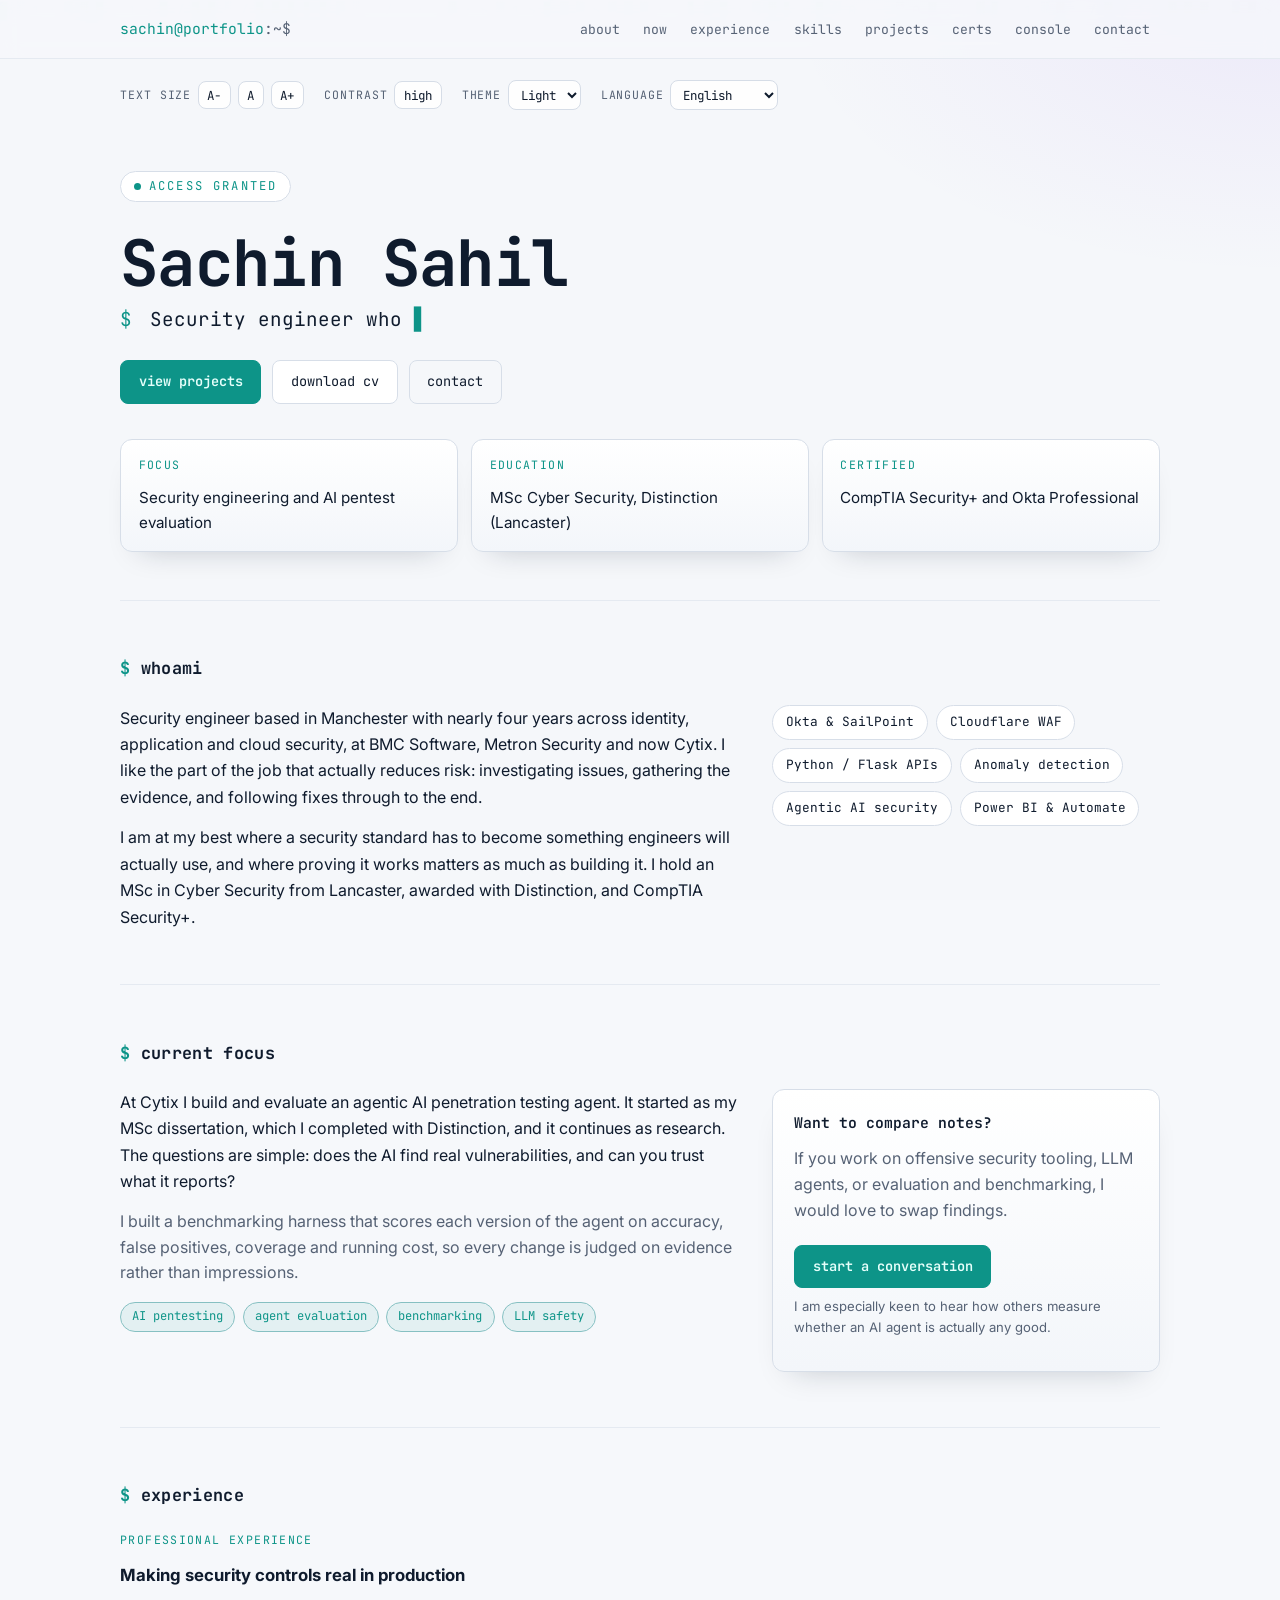
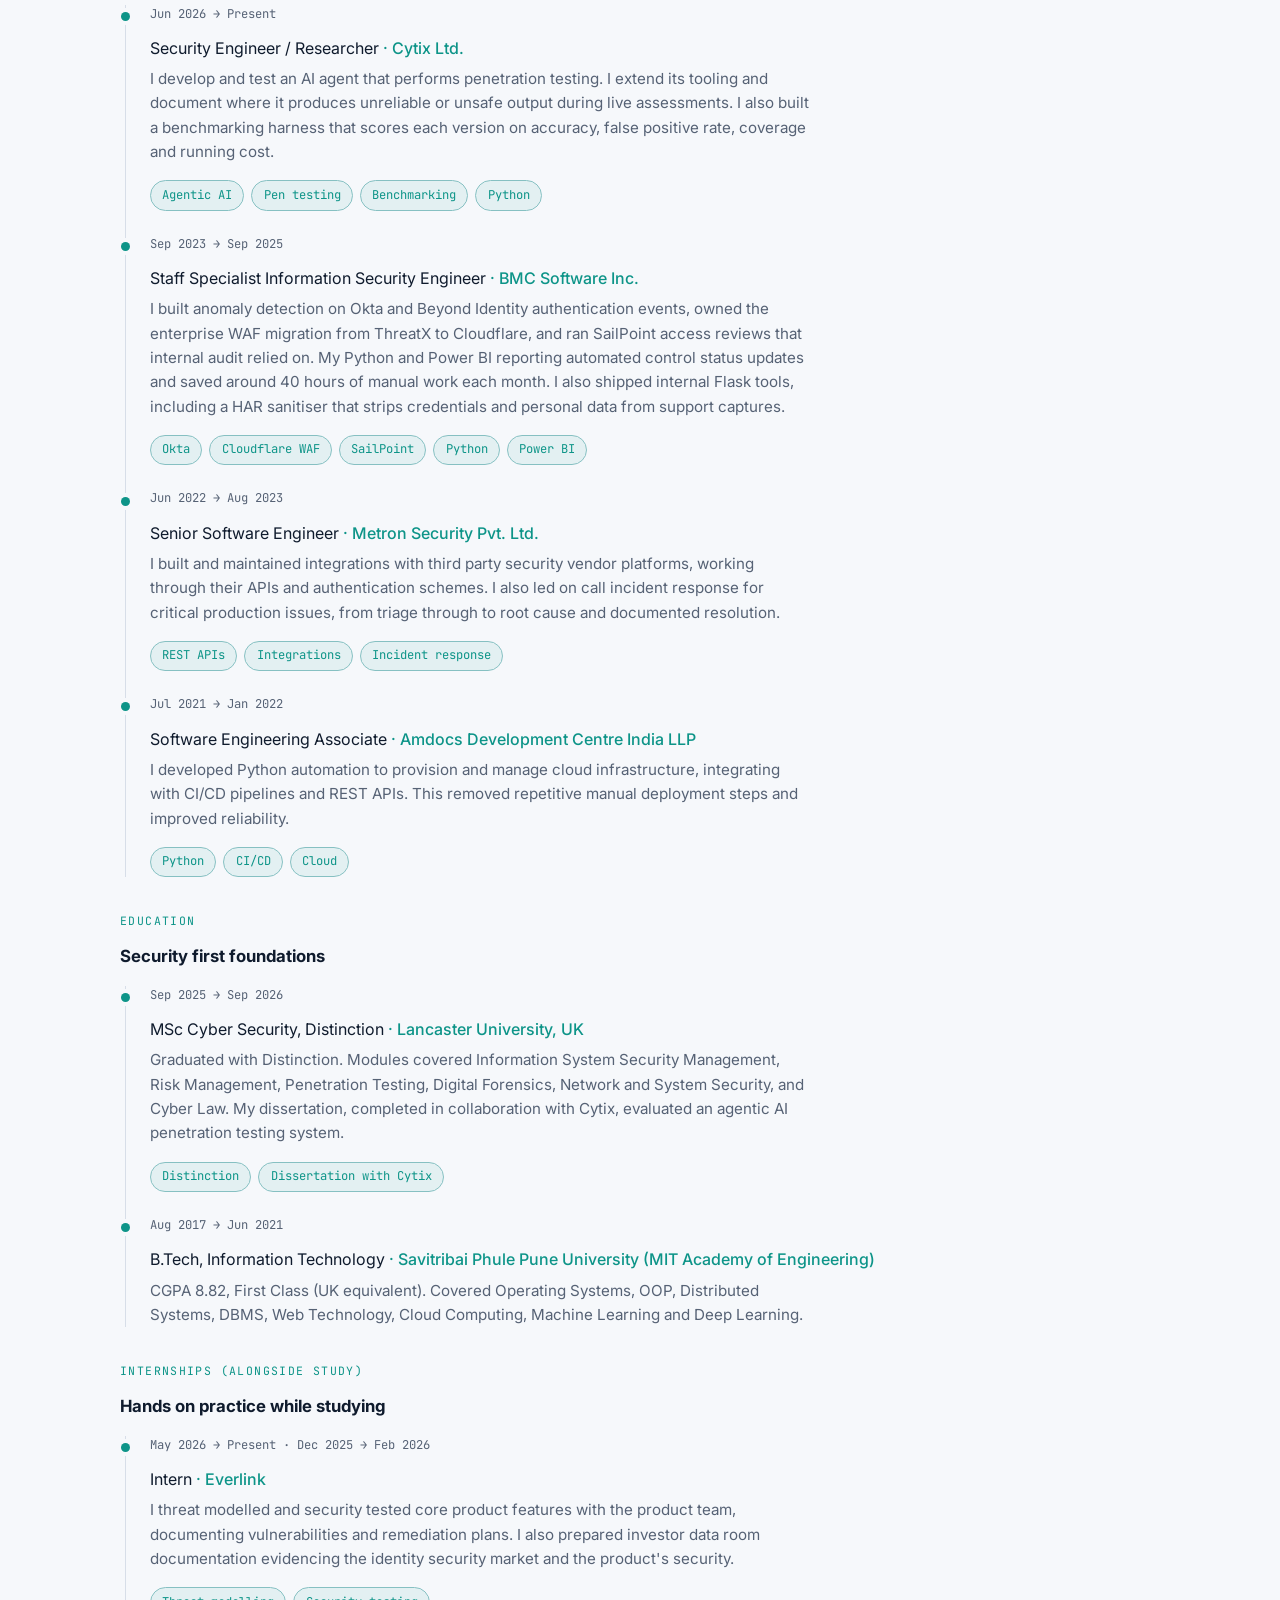
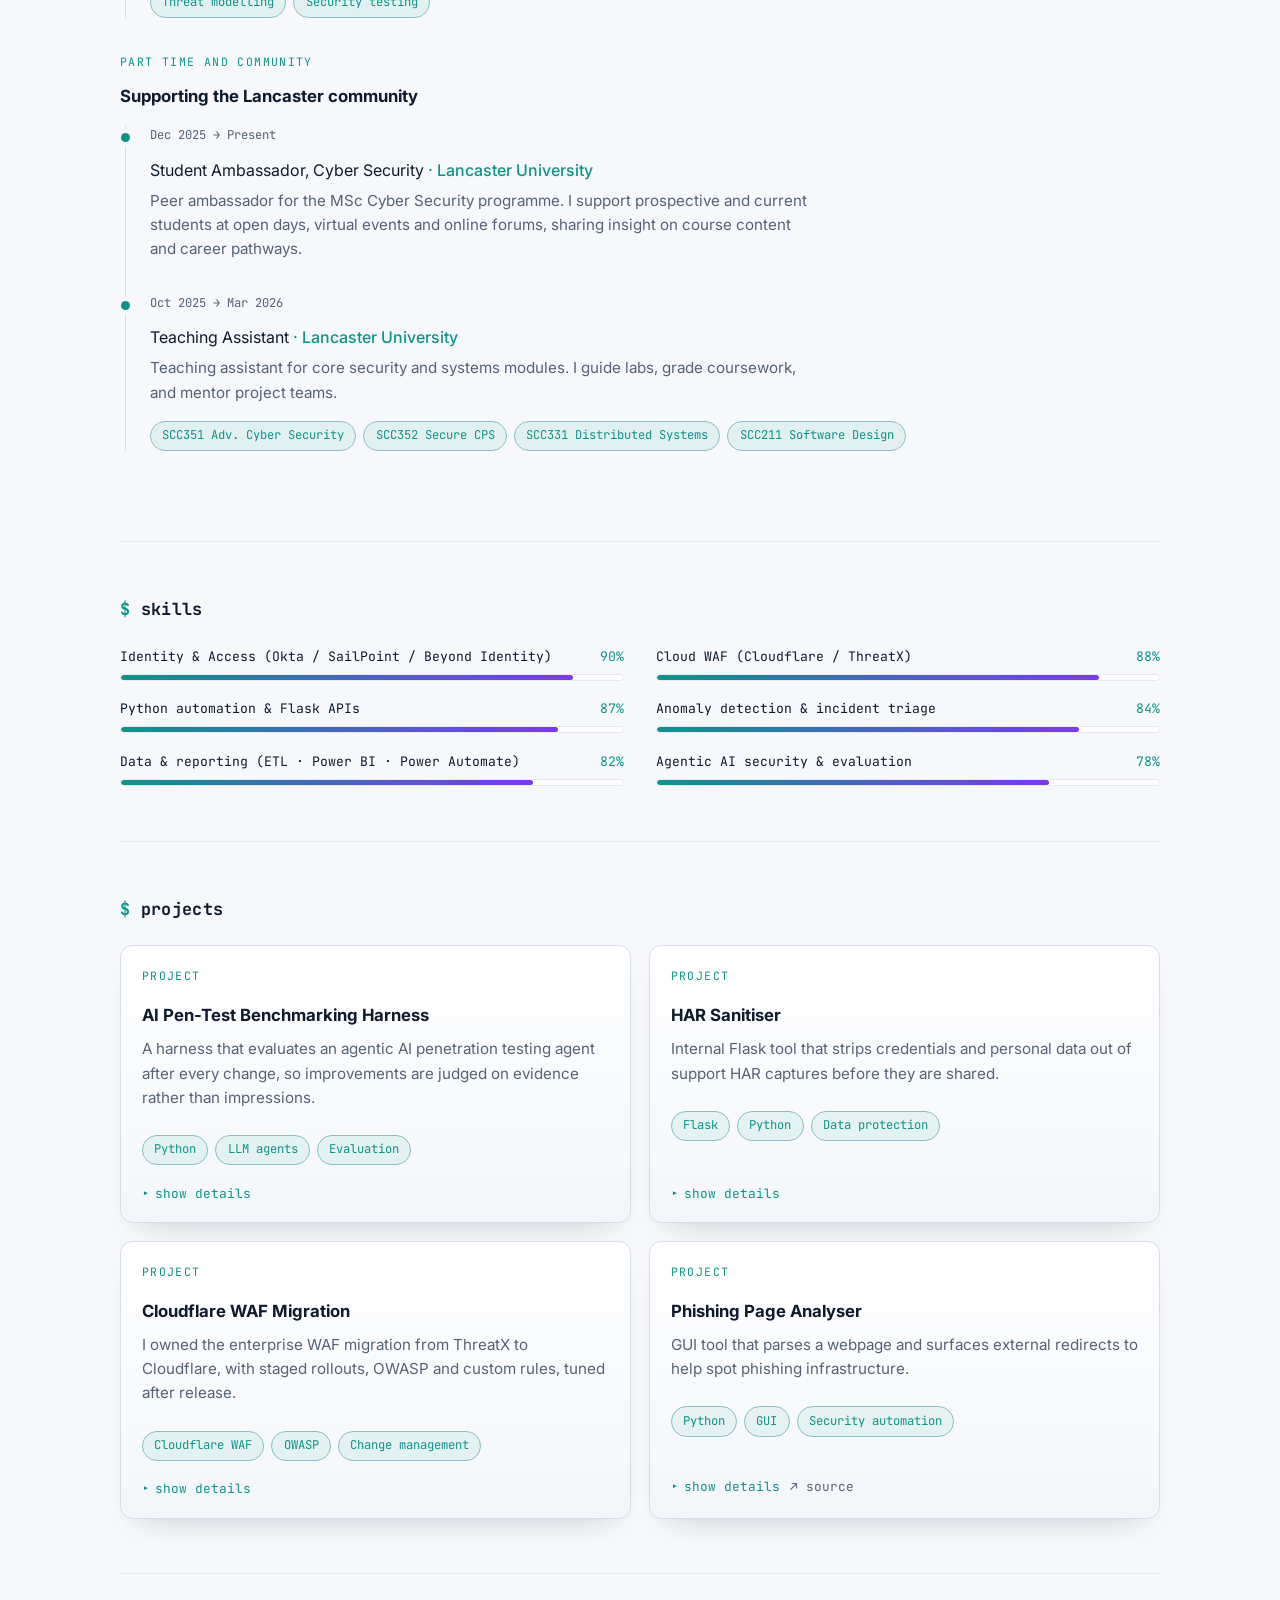
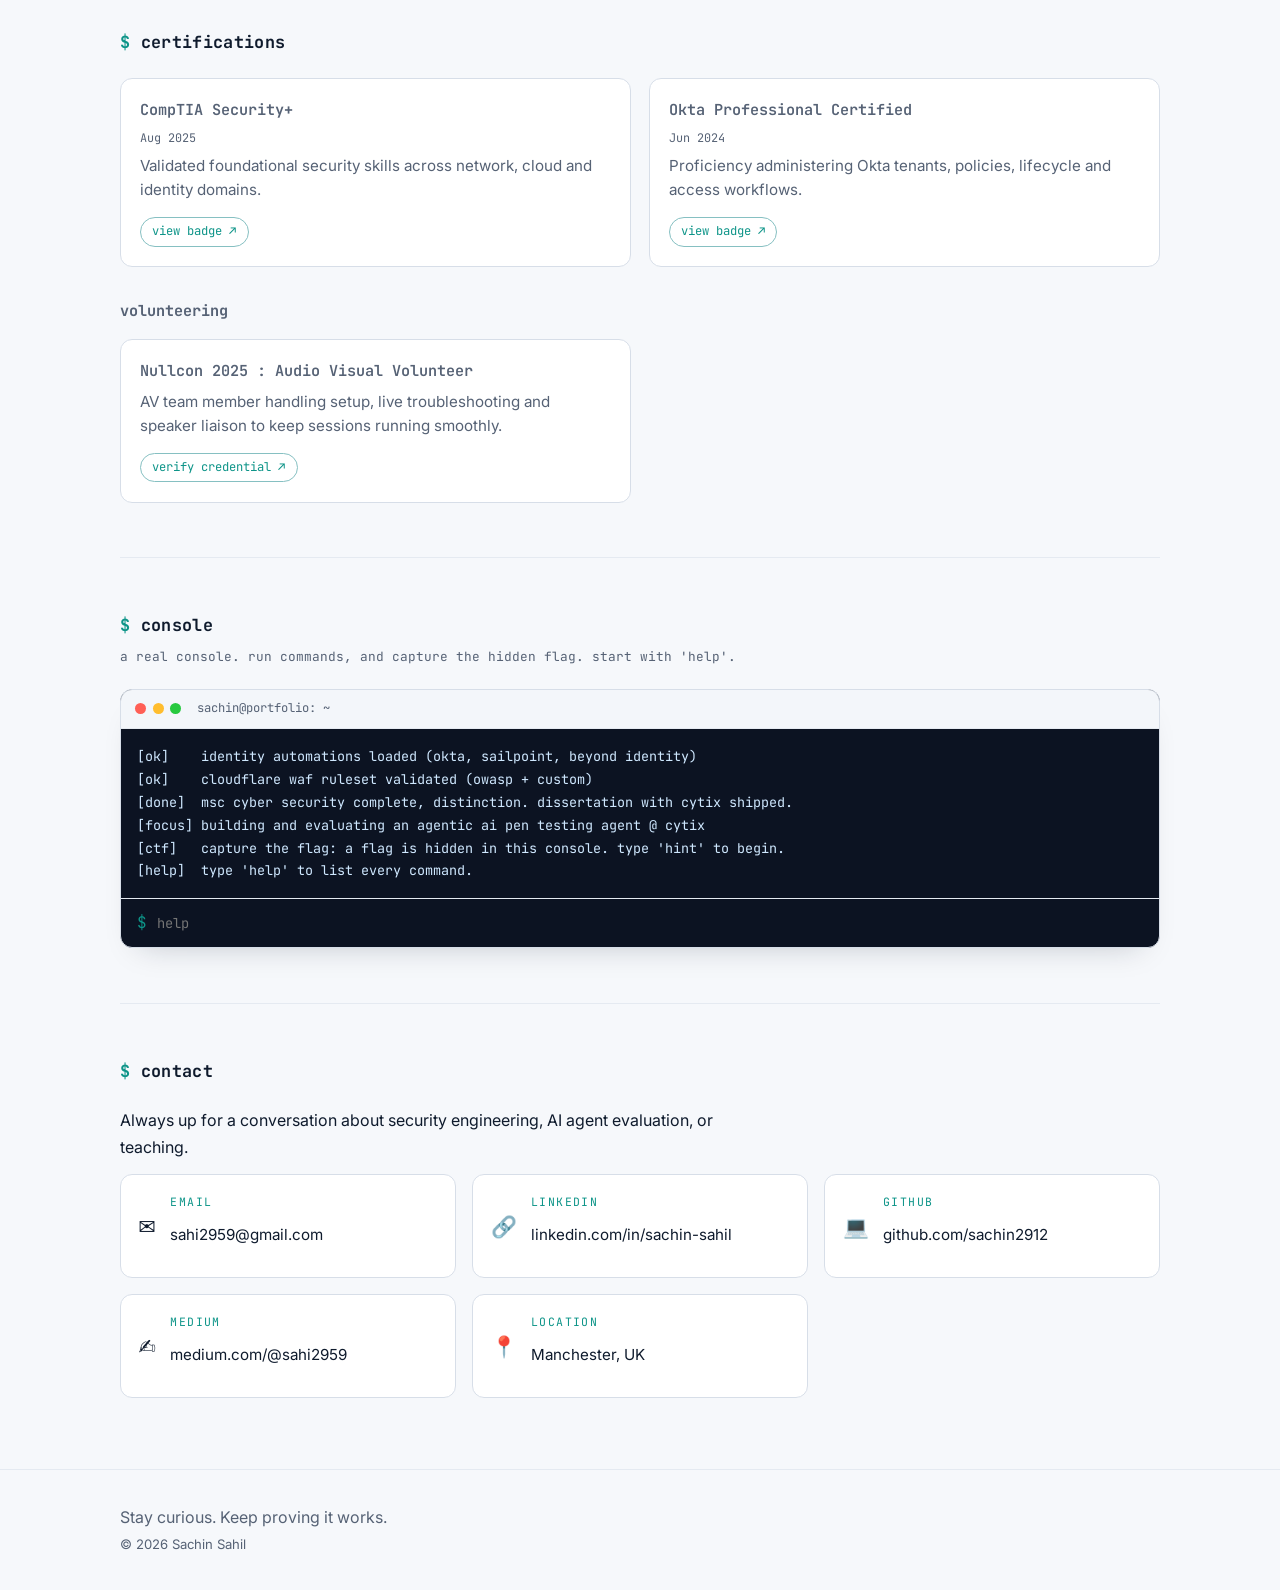
<file: index.html>
<!doctype html>
<html lang="en">
<head>
  <meta charset="UTF-8" />
  <meta name="viewport" content="width=device-width, initial-scale=1.0" />
  <title>Sachin Sahil · Security Engineer</title>
  <meta name="description" content="Sachin Sahil, security engineer based in Manchester. Identity, application and cloud security; currently building and evaluating agentic AI penetration testing with Cytix." />
  <link rel="preconnect" href="https://fonts.googleapis.com" />
  <link rel="preconnect" href="https://fonts.gstatic.com" crossorigin />
  <link href="https://fonts.googleapis.com/css2?family=JetBrains+Mono:wght@400;500;700&family=Inter:wght@400;500;600&display=swap" rel="stylesheet" />
  <link rel="stylesheet" href="styles.css" />
  <link rel="icon" href="data:image/svg+xml,%3Csvg xmlns='http://www.w3.org/2000/svg' viewBox='0 0 32 32'%3E%3Ctext y='26' font-size='26'%3E%F0%9F%9B%A1%EF%B8%8F%3C/text%3E%3C/svg%3E" />
</head>
<body>
  <canvas id="matrix" aria-hidden="true"></canvas>

  <a class="skip-link" href="#main">skip to content</a>

  <!-- ===================== top bar ===================== -->
  <header class="topbar">
    <div class="wrap topbar-inner">
      <a class="logo" href="#hero"><span class="prompt">sachin@portfolio</span><span class="muted">:~$</span></a>
      <button class="nav-toggle" id="nav-toggle" aria-expanded="false" aria-controls="nav" aria-label="Toggle navigation">≡</button>
      <nav id="nav">
        <ul>
          <li><a href="#about" data-i18n="nav_about">about</a></li>
          <li><a href="#now" data-i18n="nav_now">now</a></li>
          <li><a href="#timeline" data-i18n="nav_timeline">experience</a></li>
          <li><a href="#skills" data-i18n="nav_skills">skills</a></li>
          <li><a href="#projects" data-i18n="nav_projects">projects</a></li>
          <li><a href="#certs" data-i18n="nav_certs">certs</a></li>
          <li><a href="#terminal" data-i18n="nav_terminal">console</a></li>
          <li><a href="#contact" data-i18n="nav_contact">contact</a></li>
        </ul>
      </nav>
    </div>
  </header>

  <!-- ===================== controls ===================== -->
  <section class="controls wrap" aria-label="Display controls">
    <div class="ctl-group">
      <span class="ctl-label" data-i18n="a11y_text">text size</span>
      <button type="button" class="chip-btn" data-font="decrease" aria-label="Decrease text size">A-</button>
      <button type="button" class="chip-btn" data-font="reset" aria-label="Reset text size">A</button>
      <button type="button" class="chip-btn" data-font="increase" aria-label="Increase text size">A+</button>
    </div>
    <div class="ctl-group">
      <span class="ctl-label" data-i18n="a11y_contrast">contrast</span>
      <button type="button" class="chip-btn" id="contrast-toggle" aria-pressed="false">high</button>
    </div>
    <div class="ctl-group">
      <label class="ctl-label" for="theme-select" data-i18n="a11y_theme">theme</label>
      <select id="theme-select">
        <option value="dark">Dark</option>
        <option value="light">Light</option>
        <option value="neon">Neon</option>
        <option value="grey">Grey</option>
      </select>
    </div>
    <div class="ctl-group">
      <label class="ctl-label" for="language-select" data-i18n="a11y_lang">language</label>
      <select id="language-select">
        <option value="en">English</option>
        <option value="es">Español</option>
        <option value="hi">हिन्दी</option>
        <option value="de">Deutsch</option>
        <option value="it">Italiano</option>
        <option value="fr">Français</option>
        <option value="nl">Nederlands</option>
        <option value="cy">Cymraeg</option>
        <option value="ga">Gaeilge</option>
        <option value="sv">Svenska</option>
      </select>
    </div>
  </section>

  <main id="main" class="wrap">
    <!-- ===================== hero ===================== -->
    <section id="hero" class="hero">
      <p class="eyebrow"><span class="dot-live"></span><span data-i18n="hero_eyebrow">access granted</span></p>
      <h1 class="name" id="hero-name">Sachin Sahil</h1>
      <p class="typing-line"><span class="prompt">$</span> <span id="typing"></span><span class="cursor">▋</span></p>
      <div class="hero-actions">
        <a class="btn primary" href="#projects" data-i18n="hero_cta_projects">view projects</a>
        <a class="btn" href="resume.html" data-i18n="hero_cta_resume">download cv</a>
        <a class="btn ghost" href="#contact" data-i18n="hero_cta_contact">contact</a>
      </div>
      <div class="stat-row" id="hero-stats"><!-- rendered --></div>
    </section>

    <!-- ===================== about ===================== -->
    <section id="about" class="section">
      <h2 class="section-title"><span class="hash">$</span> <span data-i18n="about_title">whoami</span></h2>
      <div class="about-grid">
        <div>
          <p class="prose" data-i18n="about_p1"></p>
          <p class="prose muted" data-i18n="about_p2"></p>
        </div>
        <div class="badge-wrap" id="badge-wrap"><!-- rendered --></div>
      </div>
    </section>

    <!-- ===================== now ===================== -->
    <section id="now" class="section">
      <h2 class="section-title"><span class="hash">$</span> <span data-i18n="now_title">current mission</span></h2>
      <div class="now-grid">
        <div>
          <p class="lead" data-i18n="now_intro"></p>
          <p class="muted" data-i18n="now_goal"></p>
          <div class="chip-row" id="now-chips"><!-- rendered --></div>
        </div>
        <aside class="card now-card">
          <p class="card-label" data-i18n="now_cta_title">Want to compare notes?</p>
          <p class="muted" data-i18n="now_cta_copy"></p>
          <a class="btn primary" id="now-cta-link" href="#" data-i18n="now_cta_btn">start a conversation</a>
          <p class="mini-note muted" data-i18n="now_cta_note"></p>
        </aside>
      </div>
    </section>

    <!-- ===================== experience ===================== -->
    <section id="timeline" class="section">
      <h2 class="section-title"><span class="hash">$</span> <span data-i18n="timeline_title">experience</span></h2>
      <div id="timeline-root"><!-- rendered --></div>
    </section>

    <!-- ===================== skills ===================== -->
    <section id="skills" class="section">
      <h2 class="section-title"><span class="hash">$</span> <span data-i18n="skills_title">skills</span></h2>
      <div class="skills-grid" id="skills-root"><!-- rendered --></div>
    </section>

    <!-- ===================== projects ===================== -->
    <section id="projects" class="section">
      <h2 class="section-title"><span class="hash">$</span> <span data-i18n="projects_title">projects</span></h2>
      <div class="projects-grid" id="projects-root"><!-- rendered --></div>
    </section>

    <!-- ===================== certs + volunteering ===================== -->
    <section id="certs" class="section">
      <h2 class="section-title"><span class="hash">$</span> <span data-i18n="certs_title">certifications</span></h2>
      <div class="cards-grid" id="certs-root"><!-- rendered --></div>
      <h3 class="sub-title" data-i18n="volunteering_title">volunteering</h3>
      <div class="cards-grid" id="volunteering-root"><!-- rendered --></div>
    </section>

    <!-- ===================== terminal ===================== -->
    <section id="terminal" class="section">
      <h2 class="section-title"><span class="hash">$</span> <span data-i18n="terminal_title">console</span></h2>
      <p class="sub" data-i18n="terminal_subtitle">a real console. run commands, and capture the hidden flag. start with 'help'.</p>
      <div class="terminal">
        <div class="terminal-bar">
          <span class="tdot"></span><span class="tdot"></span><span class="tdot"></span>
          <span class="terminal-title">sachin@portfolio: ~</span>
        </div>
        <div class="terminal-body" id="log-list" role="log" aria-live="polite"></div>
        <form id="log-form" class="terminal-input" autocomplete="off">
          <span class="prompt">$</span>
          <input id="log-entry" name="log-entry" type="text" aria-label="Terminal command" placeholder="help" />
        </form>
      </div>
    </section>

    <!-- ===================== contact ===================== -->
    <section id="contact" class="section">
      <h2 class="section-title"><span class="hash">$</span> <span data-i18n="contact_title">contact</span></h2>
      <p class="lead" data-i18n="contact_intro"></p>
      <div class="contact-grid" id="contact-root"><!-- rendered --></div>
    </section>
  </main>

  <footer class="footer">
    <div class="wrap">
      <p class="muted" data-i18n="footer_text">Stay curious. Keep proving it works.</p>
      <p class="muted mini-note">© <span id="year"></span> Sachin Sahil 
    </div>
  </footer>

  <script src="data.js"></script>
  <script src="script.js"></script>
</body>
</html>
</file>
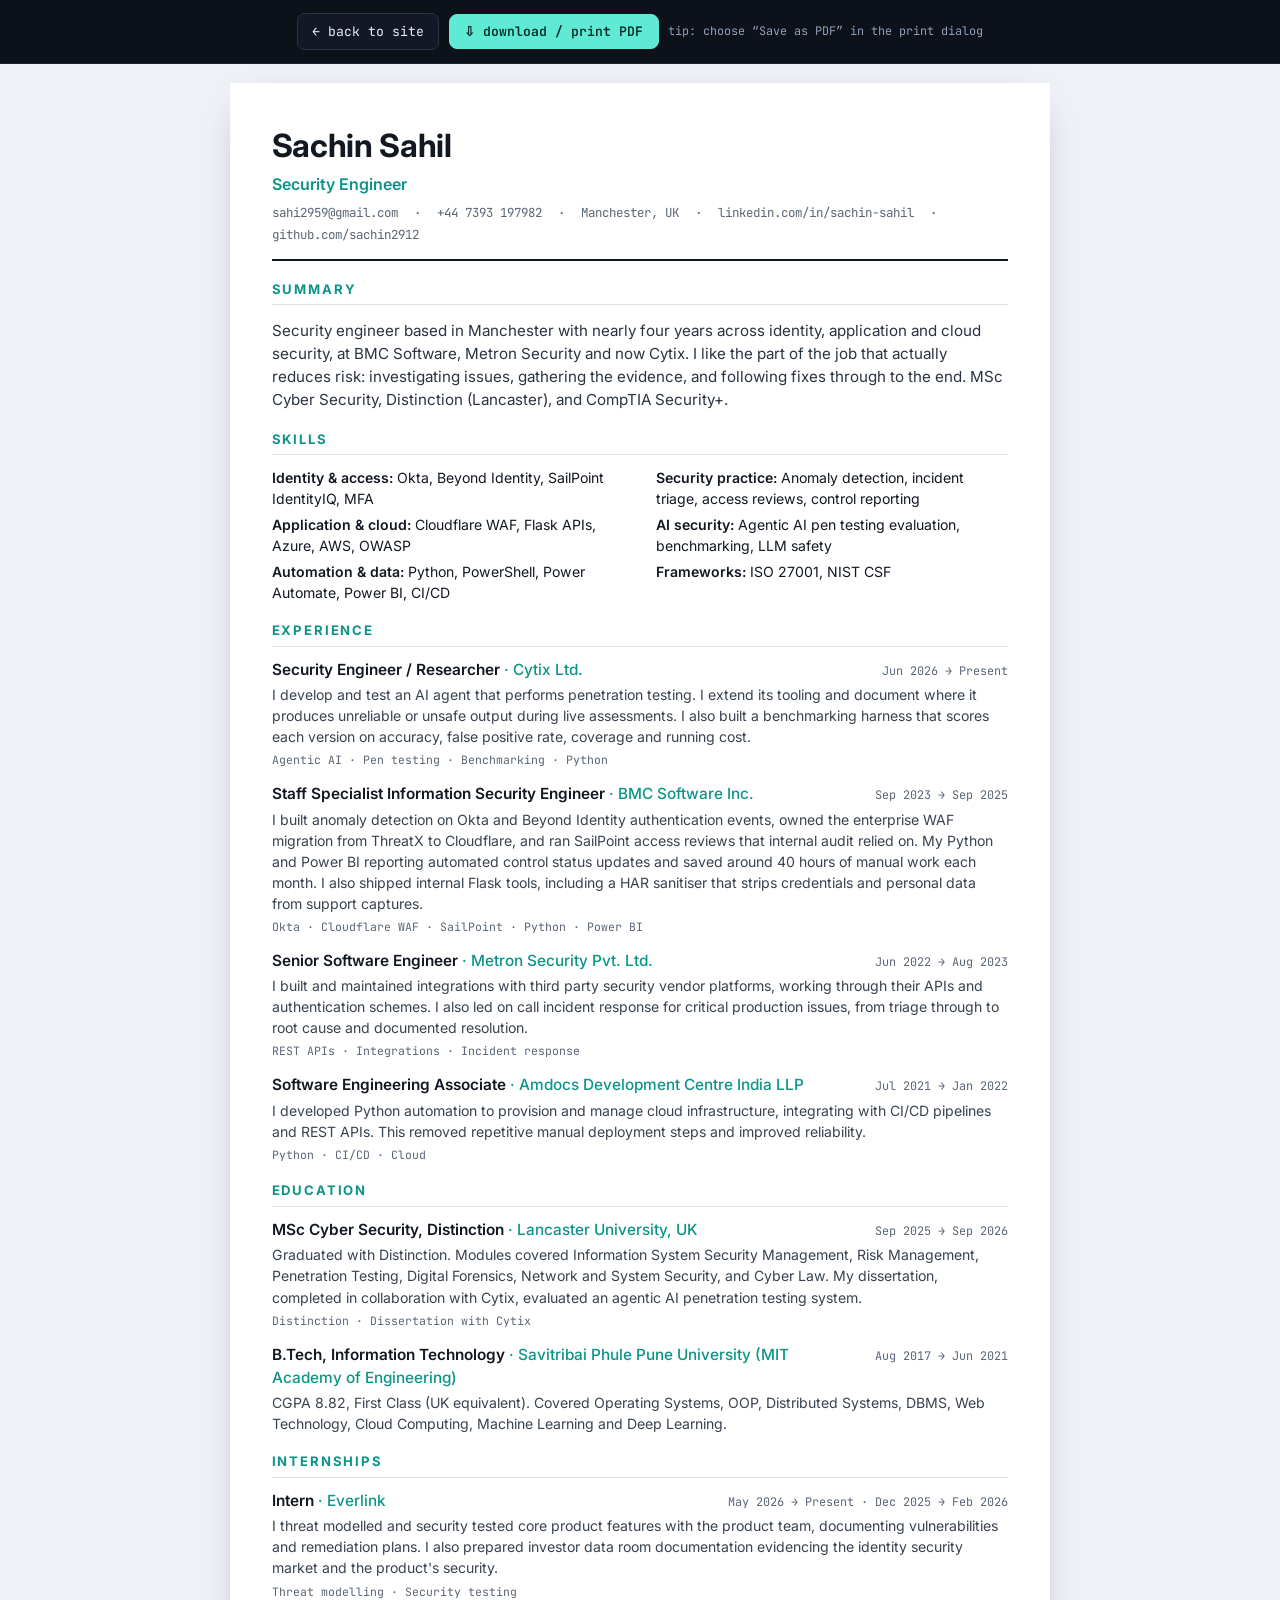
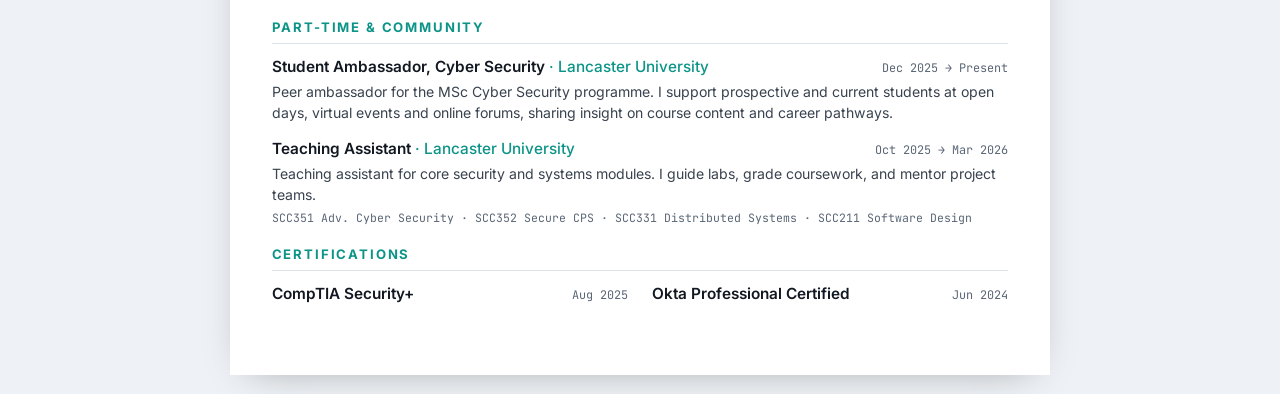
<file: resume.html>
<!doctype html>
<html lang="en">
<head>
  <meta charset="UTF-8" />
  <meta name="viewport" content="width=device-width, initial-scale=1.0" />
  <title>Sachin Sahil CV</title>
  <meta name="description" content="Printable CV for Sachin Sahil, security engineer." />
  <link rel="preconnect" href="https://fonts.googleapis.com" />
  <link rel="preconnect" href="https://fonts.gstatic.com" crossorigin />
  <link href="https://fonts.googleapis.com/css2?family=Inter:wght@400;500;600;700&family=JetBrains+Mono:wght@500&display=swap" rel="stylesheet" />
  <style>
    :root { --ink:#121821; --muted:#5a6675; --accent:#0d9488; --line:#dce2ea; --mono:"JetBrains Mono",monospace; }
    * { box-sizing: border-box; }
    body { margin:0; font-family:"Inter",system-ui,sans-serif; color:var(--ink); background:#eef1f5; line-height:1.5; }

    .toolbar {
      position:sticky; top:0; z-index:5; display:flex; gap:.6rem; justify-content:center; align-items:center;
      padding:.8rem; background:#0d111a; border-bottom:1px solid #1b2433;
    }
    .toolbar a, .toolbar button {
      font-family:var(--mono); font-size:.82rem; cursor:pointer; text-decoration:none;
      padding:.5rem .9rem; border-radius:8px; border:1px solid #2a3647; background:#121826; color:#e6edf6;
    }
    .toolbar .primary { background:#5eead4; color:#052e2b; border-color:#5eead4; font-weight:600; }
    .toolbar .hint { color:#8ea0b8; border:none; background:none; font-family:var(--mono); font-size:.74rem; }

    .page {
      max-width:820px; margin:1.2rem auto; background:#fff; padding:2.4rem 2.6rem;
      box-shadow:0 10px 40px -20px rgba(0,0,0,.4);
    }
    header.cv-head { border-bottom:2px solid var(--ink); padding-bottom:.9rem; margin-bottom:1.1rem; }
    header.cv-head h1 { margin:0; font-size:2rem; letter-spacing:-.01em; }
    header.cv-head .role { color:var(--accent); font-weight:600; font-size:1rem; margin:.15rem 0 .5rem; }
    .meta { font-family:var(--mono); font-size:.78rem; color:var(--muted); display:flex; flex-wrap:wrap; gap:.2rem 1rem; }
    .meta a { color:var(--muted); text-decoration:none; }

    section.cv { margin:1.15rem 0; }
    section.cv > h2 {
      font-size:.82rem; text-transform:uppercase; letter-spacing:.14em; color:var(--accent);
      border-bottom:1px solid var(--line); padding-bottom:.3rem; margin:0 0 .7rem;
    }
    .summary { font-size:.95rem; color:#2a3340; }
    .entry { margin-bottom:.85rem; }
    .entry-top { display:flex; justify-content:space-between; gap:1rem; align-items:baseline; }
    .entry-top .t { font-weight:600; font-size:.96rem; }
    .entry-top .t .org { color:var(--accent); font-weight:500; }
    .entry-top .d { font-family:var(--mono); font-size:.74rem; color:var(--muted); white-space:nowrap; }
    .entry .desc { font-size:.88rem; color:#39434f; margin:.2rem 0 0; }
    .tags { font-family:var(--mono); font-size:.72rem; color:var(--muted); margin-top:.25rem; }
    .skill-cols { columns:2; column-gap:2rem; font-size:.88rem; }
    .skill-cols .s { break-inside:avoid; margin-bottom:.3rem; }
    .skill-cols .s b { font-weight:600; }
    .two { display:grid; grid-template-columns:1fr 1fr; gap:.2rem 1.5rem; }

    @media (max-width:640px){ .page{ padding:1.4rem; } .two,.skill-cols{ grid-template-columns:1fr; columns:1; } .entry-top{ flex-direction:column; } }

    @media print {
      @page { margin:14mm; }
      body { background:#fff; }
      .toolbar { display:none; }
      .page { margin:0; box-shadow:none; max-width:none; padding:0; }
      a { color:var(--ink); }
    }
  </style>
</head>
<body>
  <div class="toolbar">
    <a href="index.html">← back to site</a>
    <button class="primary" onclick="window.print()">⇩ download / print PDF</button>
    <span class="hint">tip: choose “Save as PDF” in the print dialog</span>
  </div>

  <div class="page" id="cv"><!-- rendered from data.js --></div>

  <script src="data.js"></script>
  <script>
    (function () {
      const S = window.SITE;
      const esc = (s) => String(s).replace(/[&<>"']/g, (c) => ({ "&":"&amp;","<":"&lt;",">":"&gt;",'"':"&quot;","'":"&#39;" }[c]));
      const p = S.profile;

      const summary =
        "Security engineer based in Manchester with nearly four years across identity, application and cloud security, at BMC Software, Metron Security and now Cytix. I like the part of the job that actually reduces risk: investigating issues, gathering the evidence, and following fixes through to the end. MSc Cyber Security, Distinction (Lancaster), and CompTIA Security+.";

      const skills = [
        ["Identity & access", "Okta, Beyond Identity, SailPoint IdentityIQ, MFA"],
        ["Application & cloud", "Cloudflare WAF, Flask APIs, Azure, AWS, OWASP"],
        ["Automation & data", "Python, PowerShell, Power Automate, Power BI, CI/CD"],
        ["Security practice", "Anomaly detection, incident triage, access reviews, control reporting"],
        ["AI security", "Agentic AI pen testing evaluation, benchmarking, LLM safety"],
        ["Frameworks", "ISO 27001, NIST CSF"],
      ];

      const entry = (it) => `
        <div class="entry">
          <div class="entry-top">
            <div class="t">${esc(it.title)} <span class="org">· ${esc(it.org)}</span></div>
            <div class="d">${esc(it.date)}</div>
          </div>
          <p class="desc">${esc(it.desc)}</p>
          ${it.chips && it.chips.length ? `<div class="tags">${it.chips.map(esc).join(" · ")}</div>` : ""}
        </div>`;

      const section = (title, inner) => `<section class="cv"><h2>${title}</h2>${inner}</section>`;

      const linkMeta = [
        `<a href="mailto:${p.email}">${p.email}</a>`,
        esc(p.phone),
        esc(p.location),
        `<a href="${p.links.linkedin}">linkedin.com/in/sachin-sahil</a>`,
        `<a href="${p.links.github}">github.com/sachin2912</a>`,
      ].join('<span>·</span> ');

      const html = `
        <header class="cv-head">
          <h1>${esc(p.name)}</h1>
          <div class="role">${esc(p.role)}</div>
          <div class="meta">${linkMeta}</div>
        </header>
        ${section("Summary", `<p class="summary">${esc(summary)}</p>`)}
        ${section("Skills", `<div class="skill-cols">${skills.map(([k, v]) => `<div class="s"><b>${esc(k)}:</b> ${esc(v)}</div>`).join("")}</div>`)}
        ${section("Experience", S.timeline.work.items.map(entry).join(""))}
        ${section("Education", S.timeline.education.items.map(entry).join(""))}
        ${section("Internships", S.timeline.internships.items.map(entry).join(""))}
        ${section("Part-time & community", S.timeline.community.items.map(entry).join(""))}
        ${section("Certifications", `<div class="two">${S.certifications.map((c) => `<div class="entry"><div class="entry-top"><div class="t">${esc(c.name)}</div><div class="d">${esc(c.date)}</div></div></div>`).join("")}</div>`)}
      `;
      document.getElementById("cv").innerHTML = html;
      document.title = p.name + " CV";
    })();
  </script>
</body>
</html>
</file>
<file: styles.css>
/* ============================================================================
 *  styles.css  —  minimalist CTF / terminal aesthetic
 *  Themes are swapped by setting data-theme on <html> (see script.js).
 *  You rarely need to touch this file to add content — edit data.js instead.
 * ========================================================================== */

:root {
  --bg: #07090e;
  --bg-soft: #0b0e15;
  --panel: #0d111a;
  --panel-2: #10151f;
  --border: #1b2433;
  --border-soft: #151c28;
  --text: #e6edf6;
  --muted: #8ea0b8;
  --accent: #5eead4;         /* teal-green, calmer than neon */
  --accent-ink: #052e2b;
  --accent-2: #a78bfa;
  --radius: 12px;
  --radius-sm: 8px;
  --mono: "JetBrains Mono", ui-monospace, "SF Mono", Menlo, monospace;
  --sans: "Inter", system-ui, -apple-system, Segoe UI, Roboto, sans-serif;
  --font-size: 16px;
  /* One type scale, used everywhere, so sizes never vary without reason.
     Section prose = --fs-body; anything inside a card = --fs-card;
     mono labels / meta = --fs-meta. */
  --fs-body: 1rem;
  --fs-card: 0.95rem;
  --fs-meta: 0.8rem;
  --fs-label: 0.72rem;
  --maxw: 1080px;
  --shadow: 0 1px 0 rgba(255,255,255,.02) inset, 0 20px 40px -24px rgba(0,0,0,.8);
}

html[data-theme="light"] {
  --bg: #f6f8fb; --bg-soft: #eef2f7; --panel: #ffffff; --panel-2: #f3f6fa;
  --border: #d7dee8; --border-soft: #e5eaf1;
  --text: #0f1b2d; --muted: #566275; --accent: #0d9488; --accent-ink: #e6fffb;
  --accent-2: #7c3aed; --shadow: 0 1px 0 rgba(255,255,255,.6) inset, 0 16px 30px -20px rgba(15,27,45,.25);
}
html[data-theme="neon"] {
  --bg: #04050d; --bg-soft: #080a16; --panel: #0a0c1a; --panel-2: #0e1124;
  --border: #223060; --border-soft: #182046;
  --text: #eafaff; --muted: #86b8ff; --accent: #39ff14; --accent-ink: #052200;
  --accent-2: #ff4fd8;
}
html[data-theme="grey"] {
  --bg: #0d0f12; --bg-soft: #121419; --panel: #15181e; --panel-2: #191d24;
  --border: #2a2f3a; --border-soft: #22262f;
  --text: #e2e6ec; --muted: #99a1ad; --accent: #9aa6ff; --accent-ink: #0a0d22;
  --accent-2: #7ec7ff;
}

/* high contrast overlay (applies on top of any theme) */
html.high-contrast {
  --muted: var(--text);
  --border: var(--text);
}

* , *::before, *::after { box-sizing: border-box; }

html { scroll-behavior: smooth; }
@media (prefers-reduced-motion: reduce) { html { scroll-behavior: auto; } }

body {
  margin: 0;
  font-family: var(--sans);
  font-size: var(--font-size);
  line-height: 1.6;
  color: var(--text);
  background:
    radial-gradient(1000px 500px at 15% -10%, color-mix(in srgb, var(--accent) 7%, transparent), transparent 60%),
    radial-gradient(900px 500px at 100% 0%, color-mix(in srgb, var(--accent-2) 7%, transparent), transparent 55%),
    var(--bg);
  min-height: 100vh;
  overflow-x: hidden;
}

#matrix {
  position: fixed; inset: 0; z-index: 0;
  width: 100%; height: 100%;
  opacity: .14; pointer-events: none;
}
html[data-theme="light"] #matrix { opacity: .06; }

.wrap { max-width: var(--maxw); margin: 0 auto; padding: 0 20px; }

a { color: inherit; text-decoration: none; }
ul { margin: 0; padding: 0; list-style: none; }

/* Clear, consistent keyboard focus everywhere (visible feedback). */
:focus-visible { outline: 2px solid var(--accent); outline-offset: 2px; border-radius: 4px; }
:focus:not(:focus-visible) { outline: none; }
code { font-family: var(--mono); font-size: .9em; color: var(--accent); }

.prompt { color: var(--accent); font-family: var(--mono); }
.muted { color: var(--muted); }
.accent { color: var(--accent); }
.mini-note { font-size: .82rem; }

.skip-link {
  position: absolute; left: -999px; top: 0; z-index: 100;
  background: var(--accent); color: var(--accent-ink);
  padding: .5rem 1rem; border-radius: 0 0 var(--radius-sm) 0; font-family: var(--mono);
}
.skip-link:focus { left: 0; }

/* ---------- top bar ---------- */
.topbar {
  position: sticky; top: 0; z-index: 20;
  backdrop-filter: blur(10px);
  background: color-mix(in srgb, var(--bg) 78%, transparent);
  border-bottom: 1px solid var(--border-soft);
}
.topbar-inner { display: flex; align-items: center; justify-content: space-between; height: 58px; gap: 1rem; }
.logo { font-family: var(--mono); font-size: .92rem; white-space: nowrap; }
.logo .muted { color: var(--muted); }
nav ul { display: flex; gap: .25rem; flex-wrap: wrap; }
nav a {
  font-family: var(--mono); font-size: .82rem; color: var(--muted);
  padding: .4rem .6rem; border-radius: var(--radius-sm); transition: color .15s, background .15s;
}
nav a:hover { color: var(--text); background: var(--panel); }
.nav-toggle {
  display: none; background: none; border: 1px solid var(--border); color: var(--text);
  font-size: 1.3rem; line-height: 1; border-radius: var(--radius-sm); padding: .25rem .6rem; cursor: pointer;
}

/* ---------- controls ---------- */
.controls {
  display: flex; flex-wrap: wrap; gap: .5rem 1.25rem; align-items: center;
  padding-top: .9rem; padding-bottom: .2rem; margin-top: .4rem;
  font-family: var(--mono);
}
.ctl-group { display: flex; align-items: center; gap: .4rem; }
.ctl-label { font-size: .72rem; color: var(--muted); text-transform: uppercase; letter-spacing: .08em; }
.chip-btn {
  font-family: var(--mono); font-size: .78rem; color: var(--text);
  background: var(--panel); border: 1px solid var(--border); border-radius: var(--radius-sm);
  padding: .3rem .55rem; cursor: pointer; transition: border-color .15s, color .15s;
}
.chip-btn:hover { border-color: var(--accent); color: var(--accent); }
.chip-btn[aria-pressed="true"] { background: var(--accent); color: var(--accent-ink); border-color: var(--accent); }
.controls select {
  font-family: var(--mono); font-size: .78rem; color: var(--text);
  background: var(--panel); border: 1px solid var(--border); border-radius: var(--radius-sm);
  padding: .3rem .5rem; cursor: pointer;
}

/* ---------- shared section ---------- */
main { position: relative; z-index: 1; }
.section { padding: 3.4rem 0; border-top: 1px solid var(--border-soft); }
.section:first-of-type { border-top: none; }
.section-title {
  font-family: var(--mono); font-size: 1.05rem; font-weight: 700; letter-spacing: .02em;
  margin: 0 0 1.4rem; color: var(--text);
}
.section-title .hash { color: var(--accent); }
.sub-title { font-family: var(--mono); font-size: .95rem; color: var(--muted); margin: 2rem 0 1rem; }
.sub { margin-top: -.9rem; margin-bottom: 1.3rem; font-family: var(--mono); font-size: var(--fs-meta); color: var(--muted); }
/* Section prose: one size, so paragraphs inside a section always match. */
.lead, .prose { font-size: var(--fs-body); line-height: 1.65; color: var(--text); margin: 0 0 .9rem; max-width: 66ch; }
.lead:last-child, .prose:last-child { margin-bottom: 0; }
body { font-size: var(--font-size); }
p { font-size: var(--fs-body); }
h2, h3, p { margin: 0 0 .75rem; }

/* ---------- hero ---------- */
.hero { padding: 3.6rem 0 3rem; }
.eyebrow {
  display: inline-flex; align-items: center; gap: .5rem;
  font-family: var(--mono); font-size: .76rem; letter-spacing: .18em; text-transform: uppercase;
  color: var(--accent); border: 1px solid var(--border); border-radius: 999px; padding: .3rem .8rem;
  background: var(--panel);
}
.dot-live { width: 7px; height: 7px; border-radius: 50%; background: var(--accent); box-shadow: 0 0 0 0 var(--accent); animation: pulse 2s infinite; }
@keyframes pulse { 0% { box-shadow: 0 0 0 0 color-mix(in srgb, var(--accent) 60%, transparent); } 70% { box-shadow: 0 0 0 7px transparent; } 100% { box-shadow: 0 0 0 0 transparent; } }
@media (prefers-reduced-motion: reduce) { .dot-live { animation: none; } }
.name {
  font-family: var(--mono); font-weight: 700; letter-spacing: -.01em;
  font-size: clamp(2.3rem, 7vw, 4rem); line-height: 1.05; margin: 1rem 0 .4rem;
}
.typing-line { font-family: var(--mono); font-size: clamp(.95rem, 2.6vw, 1.2rem); color: var(--muted); min-height: 1.6em; }
.typing-line .prompt { margin-right: .4rem; }
#typing { color: var(--text); }
.cursor { color: var(--accent); animation: blink 1s steps(1) infinite; }
@keyframes blink { 50% { opacity: 0; } }
.hero-actions { display: flex; flex-wrap: wrap; gap: .7rem; margin: 1.6rem 0 2.2rem; }

.btn {
  font-family: var(--mono); font-size: .85rem; cursor: pointer;
  padding: .62rem 1.1rem; border-radius: var(--radius-sm);
  border: 1px solid var(--border); background: var(--panel); color: var(--text);
  transition: transform .12s ease, border-color .15s, background .15s, color .15s;
  display: inline-flex; align-items: center; gap: .4rem;
}
.btn:hover { border-color: var(--accent); color: var(--accent); transform: translateY(-1px); }
.btn.primary { background: var(--accent); color: var(--accent-ink); border-color: var(--accent); font-weight: 600; }
.btn.primary:hover { color: var(--accent-ink); filter: brightness(1.08); }
.btn.ghost { background: transparent; }

.stat-row { display: grid; grid-template-columns: repeat(3, 1fr); gap: .8rem; }
.stat-card {
  border: 1px solid var(--border); border-radius: var(--radius); padding: 1rem 1.1rem;
  background: linear-gradient(180deg, var(--panel), var(--panel-2)); box-shadow: var(--shadow);
}
.stat-card .k { font-family: var(--mono); font-size: var(--fs-label); text-transform: uppercase; letter-spacing: .12em; color: var(--accent); }
.stat-card .v { font-size: var(--fs-card); margin: .3rem 0 0; }

/* ---------- about ---------- */
.about-grid { display: grid; grid-template-columns: 1.6fr 1fr; gap: 2rem; align-items: start; }
.badge-wrap { display: flex; flex-wrap: wrap; gap: .5rem; }
.badge {
  font-family: var(--mono); font-size: .8rem; color: var(--text);
  border: 1px solid var(--border); border-radius: 999px; padding: .4rem .8rem; background: var(--panel);
}

/* ---------- now ---------- */
.now-grid { display: grid; grid-template-columns: 1.6fr 1fr; gap: 2rem; align-items: start; }
.chip-row { display: flex; flex-wrap: wrap; gap: .45rem; margin-top: 1rem; }
.chip {
  font-family: var(--mono); font-size: .76rem; color: var(--accent);
  border: 1px solid color-mix(in srgb, var(--accent) 40%, var(--border));
  border-radius: 999px; padding: .28rem .7rem; background: color-mix(in srgb, var(--accent) 8%, transparent);
}
.card {
  border: 1px solid var(--border); border-radius: var(--radius); padding: 1.3rem;
  background: linear-gradient(180deg, var(--panel), var(--panel-2)); box-shadow: var(--shadow);
}
.card-label { font-family: var(--mono); font-size: .92rem; font-weight: 600; color: var(--text); }
.now-card .btn { margin: .6rem 0 .5rem; }

/* ---------- timeline ---------- */
.tl-group { margin-bottom: 2.2rem; }
.tl-group-head { margin-bottom: 1rem; }
.tl-group-head .k { font-family: var(--mono); font-size: var(--fs-label); text-transform: uppercase; letter-spacing: .12em; color: var(--accent); }
.tl-group-head h3 { font-size: 1.05rem; margin: .2rem 0 0; }
.tl-list { position: relative; margin-left: .3rem; padding-left: 1.5rem; border-left: 1px solid var(--border); }
.tl-item { position: relative; padding: 0 0 1.5rem; }
.tl-item:last-child { padding-bottom: 0; }
.tl-item::before {
  content: ""; position: absolute; left: calc(-1.5rem - 5px); top: .45rem;
  width: 9px; height: 9px; border-radius: 50%; background: var(--accent);
  box-shadow: 0 0 0 4px var(--bg);
}
.tl-date { font-family: var(--mono); font-size: .76rem; color: var(--muted); }
.tl-title { font-size: 1rem; margin: .25rem 0 .1rem; }
.tl-title .org { color: var(--accent); font-weight: 500; }
.tl-desc { color: var(--muted); font-size: var(--fs-card); margin: .35rem 0 .5rem; max-width: 66ch; }

/* ---------- skills ---------- */
.skills-grid { display: grid; grid-template-columns: 1fr 1fr; gap: 1.1rem 2rem; }
.skill-top { display: flex; justify-content: space-between; font-family: var(--mono); font-size: .82rem; margin-bottom: .45rem; }
.skill-top .pct { color: var(--accent); }
.bar { height: 7px; border-radius: 999px; background: var(--panel); border: 1px solid var(--border-soft); overflow: hidden; }
.bar > span { display: block; height: 100%; border-radius: 999px; background: linear-gradient(90deg, var(--accent), var(--accent-2)); width: 0; transition: width 1s cubic-bezier(.2,.7,.2,1); }

/* ---------- projects ---------- */
.projects-grid { display: grid; grid-template-columns: repeat(2, 1fr); gap: 1.1rem; }
.project {
  border: 1px solid var(--border); border-radius: var(--radius); padding: 1.3rem;
  background: linear-gradient(180deg, var(--panel), var(--panel-2)); box-shadow: var(--shadow);
  display: flex; flex-direction: column; transition: border-color .15s, transform .12s;
}
.project:hover { border-color: color-mix(in srgb, var(--accent) 50%, var(--border)); transform: translateY(-2px); }
.project .k { font-family: var(--mono); font-size: var(--fs-label); text-transform: uppercase; letter-spacing: .12em; color: var(--accent); }
.project h3 { font-size: 1.05rem; margin: .3rem 0 .5rem; }
.project .blurb { color: var(--muted); font-size: var(--fs-card); }
.project .chip-row { margin: .8rem 0; }
.project-actions { margin-top: auto; display: flex; gap: .6rem; align-items: center; padding-top: .4rem; }
.reveal {
  font-family: var(--mono); font-size: .8rem; color: var(--accent); background: none;
  border: none; cursor: pointer; padding: 0; display: inline-flex; align-items: center; gap: .35rem;
}
.reveal::before { content: "▸"; transition: transform .15s; }
.reveal[aria-expanded="true"]::before { transform: rotate(90deg); }
.reveal-content { margin: .6rem 0 0; }
.reveal-content ul { margin: 0; padding-left: 1.1rem; list-style: "— "; }
.reveal-content li { color: var(--muted); font-size: var(--fs-card); margin-bottom: .3rem; }
.ext-link { font-family: var(--mono); font-size: .8rem; color: var(--muted); }
.ext-link:hover { color: var(--accent); }

/* ---------- certs + volunteering ---------- */
.cards-grid { display: grid; grid-template-columns: repeat(2, 1fr); gap: 1.1rem; }
.mini-card {
  border: 1px solid var(--border); border-radius: var(--radius); padding: 1.2rem;
  background: var(--panel); display: flex; flex-direction: column; gap: .4rem;
}
.mini-card .k { font-family: var(--mono); font-weight: 600; }
.mini-card .when { font-family: var(--mono); font-size: .74rem; color: var(--muted); }
.mini-card p { color: var(--muted); font-size: var(--fs-card); margin: 0; }
.verify {
  margin-top: .5rem; align-self: flex-start; font-family: var(--mono); font-size: .76rem; color: var(--accent);
  border: 1px solid color-mix(in srgb, var(--accent) 40%, var(--border)); border-radius: 999px; padding: .25rem .7rem;
}
.verify:hover { background: var(--accent); color: var(--accent-ink); }

/* ---------- terminal ---------- */
.terminal {
  border: 1px solid var(--border); border-radius: var(--radius); overflow: hidden;
  background: #060810; box-shadow: var(--shadow);
}
html[data-theme="light"] .terminal { background: #0c1322; }
.terminal-bar {
  display: flex; align-items: center; gap: .4rem; padding: .6rem .9rem;
  background: var(--panel-2); border-bottom: 1px solid var(--border-soft);
}
.tdot { width: 11px; height: 11px; border-radius: 50%; background: #3a3f4b; }
.tdot:nth-child(1) { background: #ff5f56; } .tdot:nth-child(2) { background: #ffbd2e; } .tdot:nth-child(3) { background: #27c93f; }
.terminal-title { font-family: var(--mono); font-size: .76rem; color: var(--muted); margin-left: .6rem; }
.terminal-body {
  font-family: var(--mono); font-size: .84rem; line-height: 1.7; color: #cfe8ff;
  padding: 1rem; max-height: 320px; overflow-y: auto;
}
.terminal-body .line { white-space: pre-wrap; word-break: break-word; }
.terminal-body .cmd { color: var(--accent); }
.terminal-body .err { color: #ff8b8b; }
.terminal-input { display: flex; align-items: center; gap: .5rem; padding: .7rem 1rem; border-top: 1px solid var(--border-soft); }
.terminal-input input {
  flex: 1; background: none; border: none; outline: none; color: var(--text);
  font-family: var(--mono); font-size: .86rem;
}

/* ---------- contact ---------- */
.contact-grid { display: grid; grid-template-columns: repeat(3, 1fr); gap: 1rem; }
.contact-card {
  border: 1px solid var(--border); border-radius: var(--radius); padding: 1.1rem;
  background: var(--panel); display: flex; align-items: center; gap: .9rem;
  transition: border-color .15s, transform .12s;
}
.contact-card:hover { border-color: var(--accent); transform: translateY(-2px); }
.contact-card .ico { font-size: 1.3rem; }
.contact-card .k { font-family: var(--mono); font-size: var(--fs-label); text-transform: uppercase; letter-spacing: .12em; color: var(--accent); }
.contact-card .v { font-size: var(--fs-card); word-break: break-word; }

/* ---------- footer ---------- */
.footer { border-top: 1px solid var(--border-soft); padding: 2rem 0; margin-top: 1rem; position: relative; z-index: 1; }
.footer p { margin: .2rem 0; }

/* ---------- responsive ---------- */
@media (max-width: 760px) {
  .nav-toggle { display: inline-block; }
  nav { position: absolute; top: 58px; left: 0; right: 0; background: var(--bg-soft); border-bottom: 1px solid var(--border); display: none; }
  nav.open { display: block; }
  nav ul { flex-direction: column; gap: 0; padding: .4rem; }
  nav a { display: block; padding: .7rem .8rem; }
  .about-grid, .now-grid { grid-template-columns: 1fr; }
  .stat-row, .skills-grid, .projects-grid, .cards-grid, .contact-grid { grid-template-columns: 1fr; }
}
@media (max-width: 480px) {
  .controls { gap: .5rem .8rem; }
}
</file>
